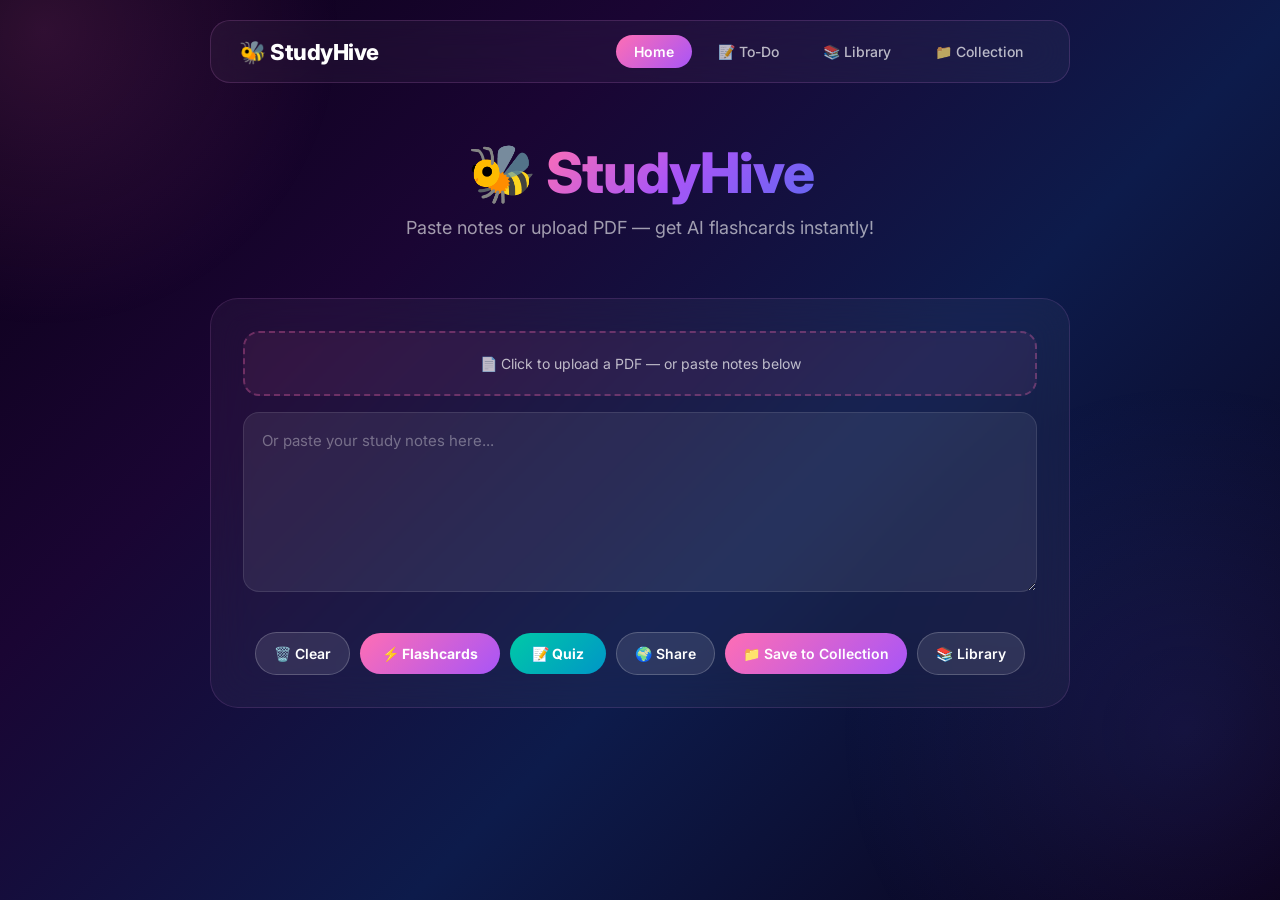
<file: templates/index.html>
<!DOCTYPE html>
<html lang="en">
<head>
  <meta charset="UTF-8">
  <title>StudyHive 🐝</title>
  <link rel="stylesheet" href="/static/style.css">
</head>
<body>

<div class="container">

  <nav>
    <a class="logo" href="/">🐝 StudyHive</a>
    <div class="nav-links">
      <a href="/" class="active">Home</a>
      <a href="/todo">📝 To-Do</a>
      <a href="/library">📚 Library</a>
      <a href="/collection">📁 Collection</a>
    </div>
  </nav>

  <div class="hero">
    <h1>🐝 <span class="highlight">StudyHive</span></h1>
    <p>Paste notes or upload PDF — get AI flashcards instantly!</p>
  </div>

  <div class="main-card">
    <div class="pdf-upload" onclick="document.getElementById('pdf-input').click()">
      📄 Click to upload a PDF — or paste notes below
      <input type="file" id="pdf-input" accept=".pdf" style="display:none" onchange="uploadPDF(this)">
    </div>

    <textarea id="notes" placeholder="Or paste your study notes here..."></textarea>

    <div style="display:flex; gap:10px; flex-wrap:wrap; justify-content:center; align-items:center; margin-top:16px;">
      <button onclick="clearAll()" style="background:rgba(255,255,255,0.1); color:white; border:1px solid rgba(255,255,255,0.2); padding:12px 18px; border-radius:50px; font-size:14px; font-weight:600; cursor:pointer; font-family:Inter,sans-serif;">🗑️ Clear</button>
      <button onclick="generateCards()" style="background:linear-gradient(135deg,#ff6eb4,#a855f7); color:white; border:none; padding:12px 22px; border-radius:50px; font-size:14px; font-weight:700; cursor:pointer; font-family:Inter,sans-serif;">⚡ Flashcards</button>
      <button onclick="generateQuiz()" style="background:linear-gradient(135deg,#00C9A7,#0096c7); color:white; border:none; padding:12px 22px; border-radius:50px; font-size:14px; font-weight:700; cursor:pointer; font-family:Inter,sans-serif;">📝 Quiz</button>
      <button onclick="document.getElementById('share-form').style.display='block'" style="background:rgba(255,255,255,0.1); color:white; border:1px solid rgba(255,255,255,0.2); padding:12px 18px; border-radius:50px; font-size:14px; font-weight:600; cursor:pointer; font-family:Inter,sans-serif;">🌍 Share</button>
      <button id="save-btn" onclick="saveToCollection()" style="background:linear-gradient(135deg,#ff6eb4,#a855f7); color:white; border:none; padding:12px 18px; border-radius:50px; font-size:14px; font-weight:600; cursor:pointer; font-family:Inter,sans-serif;">📁 Save to Collection</button>
      <a href="/library" style="background:rgba(255,255,255,0.1); color:white; border:1px solid rgba(255,255,255,0.2); padding:12px 18px; border-radius:50px; font-size:14px; font-weight:600; cursor:pointer; font-family:Inter,sans-serif; text-decoration:none;">📚 Library</a>
    </div>

    <div class="share-form" id="share-form">
      <input id="share-title" placeholder="Note title e.g. Newton's Laws">
      <input id="share-subject" placeholder="Subject e.g. Physics">
      <input id="share-author" placeholder="Your name">
      <button class="btn-teal" onclick="shareNotes()">Share to Community 🌍</button>
    </div>
  </div>

  <div id="loading" style="display:none">
    <div class="spinner"></div>
    <span>AI is working its magic...</span>
  </div>

  <div id="cards-container"></div>
  <div id="quiz-container" style="display:none; margin-top:30px"></div>

</div>

<script>
async function uploadPDF(input) {
  const file = input.files[0];
  if (!file) return;

  const formData = new FormData();
  formData.append('pdf', file);

  document.getElementById('loading').style.display = 'flex';
  document.querySelector('#loading span').innerText = '📄 Extracting text from PDF...';

  try {
    const response = await fetch('/upload-pdf', {
      method: 'POST',
      body: formData
    });

    const data = await response.json();

    if (data.text && data.text.trim().length > 0) {
      document.getElementById('notes').value = data.text;
      window.currentPdfFilename = data.pdf_filename || '';
      document.getElementById('loading').style.display = 'none';
      alert('✅ PDF extracted! Now click Generate Flashcards');
    } else {
      document.getElementById('loading').style.display = 'none';
      alert('⚠️ Could not extract text from this PDF. Try a text-based PDF or paste notes manually.');
    }
  } catch (error) {
    document.getElementById('loading').style.display = 'none';
    alert('❌ Error reading PDF. Please try again or paste notes manually.');
  }
}

async function generateCards() {
  const notes = document.getElementById('notes').value;
  if (!notes.trim()) { alert('Please paste some notes first!'); return; }

  document.getElementById('loading').style.display = 'flex';
  document.querySelector('#loading span').innerText = '🤖 AI is generating your flashcards...';
  document.getElementById('cards-container').innerHTML = '';

  const response = await fetch('/generate', {
    method: 'POST',
    headers: { 'Content-Type': 'application/json' },
    body: JSON.stringify({ notes })
  });

  const cards = await response.json();
  document.getElementById('loading').style.display = 'none';

  cards.forEach(card => {
    const div = document.createElement('div');
    div.className = 'card';
    div.innerHTML = `
      <div class="card-inner" onclick="this.classList.toggle('flipped')">
        <div class="card-front">❓ ${card.question}</div>
        <div class="card-back">✅ ${card.answer}</div>
      </div>`;
    document.getElementById('cards-container').appendChild(div);
  });

  window.lastCards = cards;
}

async function generateQuiz() {
  const notes = document.getElementById('notes').value;
  if (!notes.trim()) { alert('Please paste some notes first!'); return; }

  document.getElementById('loading').style.display = 'flex';
  document.querySelector('#loading span').innerText = '🤖 AI is generating your quiz...';
  document.getElementById('quiz-container').style.display = 'none';

  const response = await fetch('/quiz', {
    method: 'POST',
    headers: { 'Content-Type': 'application/json' },
    body: JSON.stringify({ notes })
  });

  const questions = await response.json();
  document.getElementById('loading').style.display = 'none';

  let html = '<div class="quiz-box">';
  html += '<h2 style="color:white;margin-bottom:20px">📝 Quiz Time!</h2>';
  questions.forEach((q, i) => {
    html += `<div class="quiz-question" id="q${i}">
      <p><strong>Q${i+1}:</strong> ${q.question}</p>`;
    q.options.forEach(opt => {
      html += `<button class="quiz-option" onclick="checkAnswer(this,'${opt[0]}','${q.answer}','q${i}')">${opt}</button>`;
    });
    html += `</div>`;
  });
  html += `<div id="score-box" style="display:none">
    <h2 style="color:white">🎉 Your Score: <span id="score"></span></h2>
  </div></div>`;

  document.getElementById('quiz-container').innerHTML = html;
  document.getElementById('quiz-container').style.display = 'block';
}

let totalAnswered = 0;
let totalScore = 0;

function checkAnswer(btn, selected, correct, qId) {
  const qDiv = document.getElementById(qId);
  const buttons = qDiv.querySelectorAll('.quiz-option');
  buttons.forEach(b => b.disabled = true);
  if (selected === correct) {
    btn.style.background = '#00C9A7';
    btn.style.color = 'white';
    totalScore++;
  } else {
    btn.style.background = '#ff6b6b';
    btn.style.color = 'white';
    buttons.forEach(b => {
      if (b.innerText.startsWith(correct)) {
        b.style.background = '#00C9A7';
        b.style.color = 'white';
      }
    });
  }
  totalAnswered++;
  if (totalAnswered === document.querySelectorAll('.quiz-question').length) {
    document.getElementById('score-box').style.display = 'block';
    document.getElementById('score').textContent = totalScore + ' / ' + totalAnswered;
  }
}

function clearAll() {
  document.getElementById('notes').value = '';
  document.getElementById('cards-container').innerHTML = '';
  document.getElementById('quiz-container').innerHTML = '';
  document.getElementById('quiz-container').style.display = 'none';
  document.getElementById('share-form').style.display = 'none';
  document.getElementById('loading').style.display = 'none';
  document.getElementById('pdf-input').value = '';
  window.lastCards = [];
  window.currentPdfFilename = '';
  alert('Cleared! ✅');
}

async function shareNotes() {
  const title = document.getElementById('share-title').value;
  const subject = document.getElementById('share-subject').value;
  const author = document.getElementById('share-author').value;
  const notes = document.getElementById('notes').value;

  if (!title || !subject || !author || !notes) {
    alert('Please fill all fields and generate flashcards first!');
    return;
  }

  const cards = [];
  document.querySelectorAll('.card').forEach(card => {
    const q = card.querySelector('.card-front').innerText.replace('❓ ', '');
    const a = card.querySelector('.card-back').innerText.replace('✅ ', '');
    cards.push({ question: q, answer: a });
  });

  await fetch('/share', {
    method: 'POST',
    headers: { 'Content-Type': 'application/json' },
    body: JSON.stringify({ title, subject, author, notes, cards })
  });

  alert('Notes shared successfully! 🎉');
  document.getElementById('share-form').style.display = 'none';
}

async function saveToCollection() {
  const notes = document.getElementById('notes').value;

  if (!notes.trim()) {
    alert('Please paste notes first!');
    return;
  }

  const cards = window.lastCards || [];
  const title = prompt('Enter a title:');
  if (!title) return;
  const subject = prompt('Enter subject:');
  if (!subject) return;

  const response = await fetch('/save-collection', {
    method: 'POST',
    headers: { 'Content-Type': 'application/json' },
    body: JSON.stringify({
      title: title,
      subject: subject,
      notes: notes,
      cards: cards,
      pdf_filename: window.currentPdfFilename || ''
    })
  });

  const data = await response.json();
  alert('✅ Saved to your collection!');
  window.currentPdfFilename = '';
}
</script>

</body>
</html>
</file>
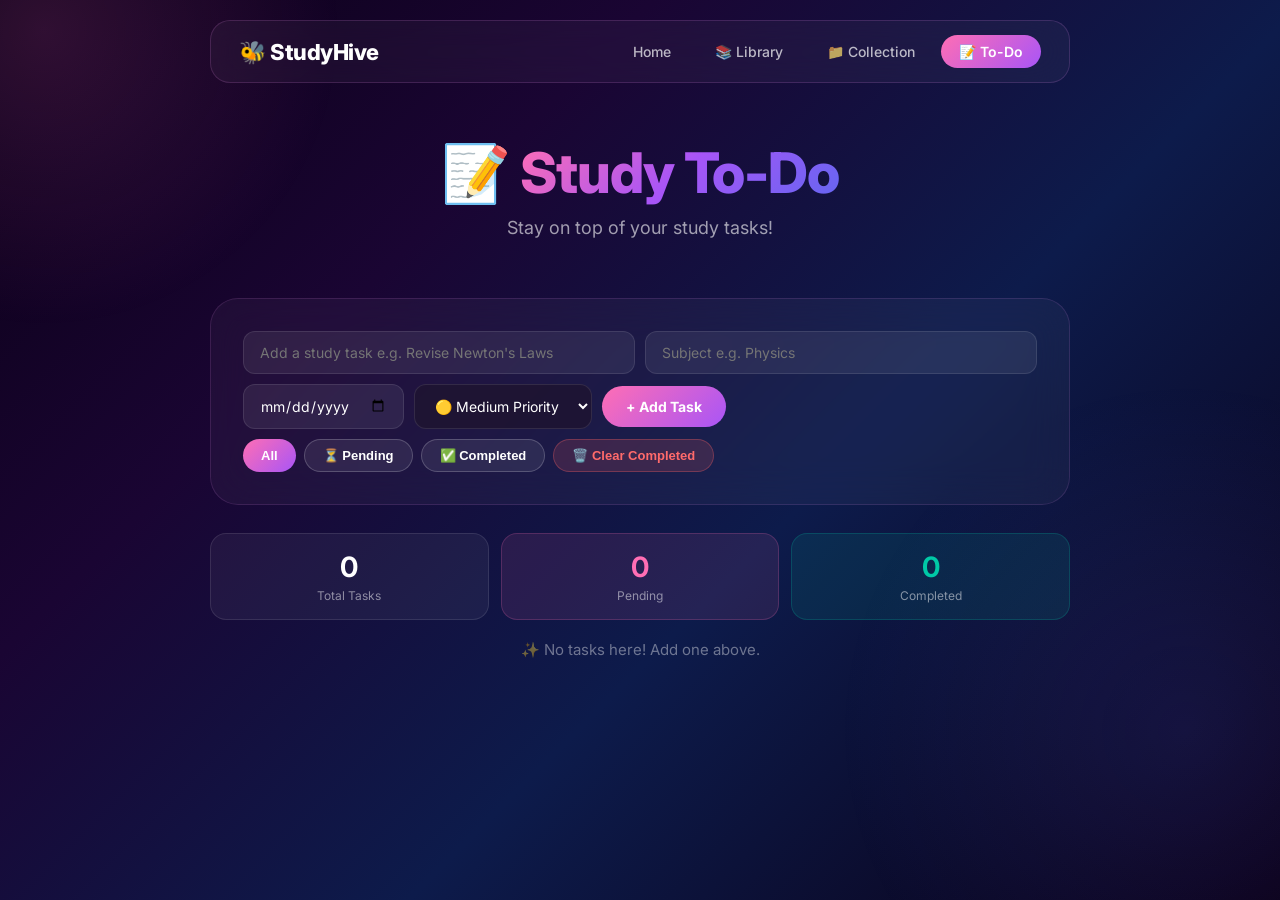
<file: templates/todo.html>
<!DOCTYPE html>
<html lang="en">
<head>
  <meta charset="UTF-8">
  <title>StudyHive — To-Do 📝</title>
  <link rel="stylesheet" href="/static/style.css">
</head>
<body>
<div class="container">

  <nav>
    <a class="logo" href="/">🐝 StudyHive</a>
    <div class="nav-links">
      <a href="/">Home</a>
      <a href="/library">📚 Library</a>
      <a href="/collection">📁 Collection</a>
      <a href="/todo" class="active">📝 To-Do</a>
    </div>
  </nav>

  <div class="hero">
    <h1>📝 <span class="highlight">Study To-Do</span></h1>
    <p class="subtitle">Stay on top of your study tasks!</p>
  </div>

  <!-- Add Task Form -->
  <div class="main-card">
    <div style="display:grid; grid-template-columns:1fr 1fr; gap:10px; margin-bottom:10px;">
      <input id="task-input" placeholder="Add a study task e.g. Revise Newton's Laws"
        style="padding:12px 16px; border-radius:12px; border:1px solid rgba(255,255,255,0.1); background:rgba(255,255,255,0.07); color:white; font-size:14px; outline:none; font-family:Inter,sans-serif;">
      <input id="task-subject" placeholder="Subject e.g. Physics"
        style="padding:12px 16px; border-radius:12px; border:1px solid rgba(255,255,255,0.1); background:rgba(255,255,255,0.07); color:white; font-size:14px; outline:none; font-family:Inter,sans-serif;">
    </div>
    <div style="display:flex; gap:10px; align-items:center; margin-bottom:10px; flex-wrap:wrap;">
      <input id="task-date" type="date"
        style="padding:12px 16px; border-radius:12px; border:1px solid rgba(255,255,255,0.1); background:rgba(255,255,255,0.07); color:white; font-size:14px; outline:none; font-family:Inter,sans-serif;">
      <select id="task-priority" style="padding:12px 16px; border-radius:12px; border:1px solid rgba(255,255,255,0.1); background:rgba(30,20,50,0.9); color:white; font-size:14px; outline:none; font-family:Inter,sans-serif;">
        <option value="high">🔴 High Priority</option>
        <option value="medium" selected>🟡 Medium Priority</option>
        <option value="low">🟢 Low Priority</option>
      </select>
      <button onclick="addTask()" style="background:linear-gradient(135deg,#ff6eb4,#a855f7); color:white; border:none; padding:12px 24px; border-radius:50px; font-size:14px; font-weight:700; cursor:pointer; font-family:Inter,sans-serif;">+ Add Task</button>
    </div>

    <!-- Filter Buttons -->
    <div style="display:flex; gap:8px; flex-wrap:wrap; margin-top:8px;">
      <button onclick="filterTasks('all')" id="filter-all" style="background:linear-gradient(135deg,#ff6eb4,#a855f7); color:white; border:none; padding:8px 18px; border-radius:50px; font-size:13px; font-weight:600; cursor:pointer;">All</button>
      <button onclick="filterTasks('pending')" id="filter-pending" style="background:rgba(255,255,255,0.08); color:white; border:1px solid rgba(255,255,255,0.2); padding:8px 18px; border-radius:50px; font-size:13px; font-weight:600; cursor:pointer;">⏳ Pending</button>
      <button onclick="filterTasks('completed')" id="filter-completed" style="background:rgba(255,255,255,0.08); color:white; border:1px solid rgba(255,255,255,0.2); padding:8px 18px; border-radius:50px; font-size:13px; font-weight:600; cursor:pointer;">✅ Completed</button>
      <button onclick="clearCompleted()" style="background:rgba(255,100,100,0.15); color:#ff6b6b; border:1px solid rgba(255,100,100,0.3); padding:8px 18px; border-radius:50px; font-size:13px; font-weight:600; cursor:pointer;">🗑️ Clear Completed</button>
    </div>
  </div>

  <!-- Stats Row -->
  <div style="display:grid; grid-template-columns:repeat(3,1fr); gap:12px; margin-bottom:20px;">
    <div style="background:rgba(255,255,255,0.05); border:1px solid rgba(255,255,255,0.1); border-radius:16px; padding:16px; text-align:center;">
      <div id="stat-total" style="font-size:28px; font-weight:700; color:white;">0</div>
      <div style="font-size:12px; color:rgba(255,255,255,0.5); margin-top:4px;">Total Tasks</div>
    </div>
    <div style="background:rgba(255,110,180,0.1); border:1px solid rgba(255,110,180,0.2); border-radius:16px; padding:16px; text-align:center;">
      <div id="stat-pending" style="font-size:28px; font-weight:700; color:#ff6eb4;">0</div>
      <div style="font-size:12px; color:rgba(255,255,255,0.5); margin-top:4px;">Pending</div>
    </div>
    <div style="background:rgba(0,201,167,0.1); border:1px solid rgba(0,201,167,0.2); border-radius:16px; padding:16px; text-align:center;">
      <div id="stat-done" style="font-size:28px; font-weight:700; color:#00C9A7;">0</div>
      <div style="font-size:12px; color:rgba(255,255,255,0.5); margin-top:4px;">Completed</div>
    </div>
  </div>

  <!-- Task List -->
  <div id="task-list"></div>

</div>

<script>
let tasks = JSON.parse(localStorage.getItem('studyhive-tasks') || '[]');
let currentFilter = 'all';

function saveTasks() {
  localStorage.setItem('studyhive-tasks', JSON.stringify(tasks));
}

function addTask() {
  const input = document.getElementById('task-input').value.trim();
  const subject = document.getElementById('task-subject').value.trim();
  const date = document.getElementById('task-date').value;
  const priority = document.getElementById('task-priority').value;

  if (!input) { alert('Please enter a task!'); return; }

  tasks.unshift({
    id: Date.now(),
    text: input,
    subject: subject || 'General',
    date: date || '',
    priority: priority,
    done: false,
    created: new Date().toLocaleDateString('en-IN')
  });

  saveTasks();
  renderTasks();

  document.getElementById('task-input').value = '';
  document.getElementById('task-subject').value = '';
  document.getElementById('task-date').value = '';
}

function toggleTask(id) {
  tasks = tasks.map(t => t.id === id ? {...t, done: !t.done} : t);
  saveTasks();
  renderTasks();
}

function deleteTask(id) {
  tasks = tasks.filter(t => t.id !== id);
  saveTasks();
  renderTasks();
}

function clearCompleted() {
  if (!confirm('Clear all completed tasks?')) return;
  tasks = tasks.filter(t => !t.done);
  saveTasks();
  renderTasks();
}

function filterTasks(type) {
  currentFilter = type;
  document.getElementById('filter-all').style.background = type === 'all' ? 'linear-gradient(135deg,#ff6eb4,#a855f7)' : 'rgba(255,255,255,0.08)';
  document.getElementById('filter-pending').style.background = type === 'pending' ? 'linear-gradient(135deg,#ff6eb4,#a855f7)' : 'rgba(255,255,255,0.08)';
  document.getElementById('filter-completed').style.background = type === 'completed' ? 'linear-gradient(135deg,#ff6eb4,#a855f7)' : 'rgba(255,255,255,0.08)';
  renderTasks();
}

function priorityColor(p) {
  if (p === 'high') return '#ff6b6b';
  if (p === 'medium') return '#FFD700';
  return '#00C9A7';
}

function priorityLabel(p) {
  if (p === 'high') return '🔴 High';
  if (p === 'medium') return '🟡 Medium';
  return '🟢 Low';
}

function isOverdue(date, done) {
  if (!date || done) return false;
  return new Date(date) < new Date().setHours(0,0,0,0);
}

function renderTasks() {
  let filtered = tasks;
  if (currentFilter === 'pending') filtered = tasks.filter(t => !t.done);
  if (currentFilter === 'completed') filtered = tasks.filter(t => t.done);

  const list = document.getElementById('task-list');

  // update stats
  document.getElementById('stat-total').textContent = tasks.length;
  document.getElementById('stat-pending').textContent = tasks.filter(t => !t.done).length;
  document.getElementById('stat-done').textContent = tasks.filter(t => t.done).length;

  if (filtered.length === 0) {
    list.innerHTML = `<p style="color:rgba(255,255,255,0.4); text-align:center; margin-top:20px; font-size:15px;">
      ${currentFilter === 'completed' ? '🎉 No completed tasks yet!' : '✨ No tasks here! Add one above.'}
    </p>`;
    return;
  }

  list.innerHTML = '';
  filtered.forEach(task => {
    const overdue = isOverdue(task.date, task.done);
    const div = document.createElement('div');
    div.style.cssText = `background:${task.done ? 'rgba(0,201,167,0.05)' : 'rgba(255,255,255,0.05)'}; border:1px solid ${task.done ? 'rgba(0,201,167,0.2)' : overdue ? 'rgba(255,100,100,0.3)' : 'rgba(255,255,255,0.1)'}; border-radius:16px; padding:16px 20px; margin-bottom:12px; display:flex; align-items:center; gap:14px; transition:all 0.2s;`;
    div.innerHTML = `
      <div onclick="toggleTask(${task.id})" style="width:22px; height:22px; border-radius:50%; border:2px solid ${task.done ? '#00C9A7' : 'rgba(255,255,255,0.3)'}; background:${task.done ? '#00C9A7' : 'transparent'}; cursor:pointer; flex-shrink:0; display:flex; align-items:center; justify-content:center; font-size:12px;">
        ${task.done ? '✓' : ''}
      </div>
      <div style="flex:1;">
        <div style="font-size:15px; font-weight:500; color:${task.done ? 'rgba(255,255,255,0.4)' : 'white'}; text-decoration:${task.done ? 'line-through' : 'none'}; margin-bottom:4px;">${task.text}</div>
        <div style="display:flex; gap:8px; flex-wrap:wrap; align-items:center;">
          <span style="background:linear-gradient(135deg,#ff6eb4,#a855f7); color:white; padding:2px 10px; border-radius:99px; font-size:11px; font-weight:500;">${task.subject}</span>
          <span style="color:${priorityColor(task.priority)}; font-size:12px;">${priorityLabel(task.priority)}</span>
          ${task.date ? `<span style="font-size:12px; color:${overdue ? '#ff6b6b' : 'rgba(255,255,255,0.4)'};">${overdue ? '⚠️ Overdue: ' : '📅 '}${new Date(task.date).toLocaleDateString('en-IN')}</span>` : ''}
          <span style="font-size:11px; color:rgba(255,255,255,0.3);">Added ${task.created}</span>
        </div>
      </div>
      <button onclick="deleteTask(${task.id})" style="background:rgba(255,100,100,0.15); color:#ff6b6b; border:none; padding:6px 12px; border-radius:10px; cursor:pointer; font-size:13px;">🗑️</button>`;
    list.appendChild(div);
  });
}

// Add task on Enter key
document.getElementById('task-input').addEventListener('keypress', function(e) {
  if (e.key === 'Enter') addTask();
});

renderTasks();
</script>
</body>
</html>
</file>
<file: static/style.css>
@import url('https://fonts.googleapis.com/css2?family=Inter:wght@300;400;500;600;700;800&display=swap');

* {
  margin: 0;
  padding: 0;
  box-sizing: border-box;
}

body {
  font-family: 'Inter', sans-serif;
  background: #0a0015;
  background: linear-gradient(135deg, #0a0015 0%, #1a0533 30%, #0d1b4b 60%, #0a0015 100%);
  min-height: 100vh;
  padding: 20px;
  position: relative;
  overflow-x: hidden;
}

body::before {
  content: '';
  position: fixed;
  top: -30%;
  left: -20%;
  width: 600px;
  height: 600px;
  background: radial-gradient(circle, rgba(255,100,200,0.15) 0%, transparent 70%);
  pointer-events: none;
  z-index: 0;
}

body::after {
  content: '';
  position: fixed;
  bottom: -20%;
  right: -20%;
  width: 700px;
  height: 700px;
  background: radial-gradient(circle, rgba(100,100,255,0.12) 0%, transparent 70%);
  pointer-events: none;
  z-index: 0;
}

.container {
  position: relative;
  z-index: 1;
}

/* ── NAVBAR ── */
nav {
  background: rgba(255,255,255,0.04);
  backdrop-filter: blur(20px);
  border: 1px solid rgba(255,150,255,0.15);
  
  padding: 14px 28px;
  display: flex;
  align-items: center;
  justify-content: space-between;
  border-radius: 20px;
  margin-bottom: 40px;
}

nav .logo {
  font-size: 22px;
  font-weight: 800;
  color: white;
  text-decoration: none;
  letter-spacing: -0.5px;
}

nav .logo span {
  color: #FFD700;
}

nav .nav-links {
  display: flex;
  gap: 8px;
}

nav .nav-links a {
  color: rgba(255,255,255,0.7);
  text-decoration: none;
  font-size: 14px;
  font-weight: 500;
  padding: 8px 18px;
  border-radius: 50px;
  transition: all 0.2s;
}

nav .nav-links a:hover {
  background: rgba(255,255,255,0.1);
  color: white;
}

nav .nav-links a.active {
  background: linear-gradient(135deg, #ff6eb4, #a855f7);
  color: white;
  font-weight: 600;
}

/* ── HERO ── */
.hero {
  text-align: center;
  margin-bottom: 40px;
  padding: 20px 0;
}

.hero h1 {
  font-size: 56px;
  font-weight: 800;
  color: white;
  margin-bottom: 12px;
  letter-spacing: -1px;
  line-height: 1.1;
}

.hero h1 .highlight {
  background: linear-gradient(135deg, #ff6eb4, #a855f7, #6366f1);
  -webkit-background-clip: text;
  background-clip: text;
  -webkit-text-fill-color: transparent;
}

.hero p {
  color: rgba(255,255,255,0.6);
  font-size: 18px;
  font-weight: 400;
}

/* ── CONTAINER ── */
.container {
  max-width: 860px;
  margin: 0 auto;
}

/* ── MAIN CARD ── */
.main-card {
  background: rgba(255,255,255,0.04);
  backdrop-filter: blur(20px);
  border: 1px solid rgba(255,150,255,0.12);
 
  border-radius: 28px;
  padding: 32px;
  margin-bottom: 28px;
}

/* ── PDF UPLOAD ── */
.pdf-upload {
  background: rgba(255,110,180,0.07);
  border: 2px dashed rgba(255,110,180,0.3);
  border-radius: 16px;
  padding: 22px;
  text-align: center;
  color: rgba(255,255,255,0.7);
  margin-bottom: 16px;
  cursor: pointer;
  transition: all 0.2s;
  font-size: 14px;
}

.pdf-upload:hover {
  background: rgba(255,110,180,0.12);
  border-color: rgba(255,110,180,0.6);
}

/* ── TEXTAREA ── */
textarea {
  width: 100%;
  height: 180px;
  padding: 18px;
  border-radius: 16px;
  border: 1px solid rgba(255,255,255,0.1);
  background: rgba(255,255,255,0.07);
  color: white;
  font-size: 15px;
  font-family: 'Inter', sans-serif;
  resize: vertical;
  outline: none;
  transition: border 0.2s;
  margin-bottom: 20px;
}

textarea::placeholder {
  color: rgba(255,255,255,0.35);
}

textarea:focus {
  border-color: rgba(255,110,180,0.5);
}


/* ── BUTTONS ── */
.btn-row {
  display: flex;
  gap: 10px;
  flex-wrap: nowrap;
  justify-content: center;
  align-items: center;
  overflow-x: auto;
}

.btn-primary {
  background: linear-gradient(135deg, #ff6eb4, #a855f7);
  color: white;
  border: none;
  padding: 14px 28px;
  font-size: 15px;
  font-weight: 700;
  border-radius: 50px;
  cursor: pointer;
  transition: all 0.2s;
  font-family: 'Inter', sans-serif;
}

.btn-primary:hover {
  transform: translateY(-2px);
box-shadow: 0 8px 25px rgba(255,110,180,0.35);
}

.btn-teal {
  background: linear-gradient(135deg, #00C9A7, #0096c7);
  color: white;
  border: none;
  padding: 14px 28px;
  font-size: 15px;
  font-weight: 700;
  border-radius: 50px;
  cursor: pointer;
  transition: all 0.2s;
  font-family: 'Inter', sans-serif;
}

.btn-teal:hover {
  transform: translateY(-2px);
  box-shadow: 0 8px 25px rgba(0,201,167,0.35);
}

.btn-secondary {
  background: rgba(255,255,255,0.08);
  color: white;
  border: 1px solid rgba(255,255,255,0.2);
  padding: 14px 28px;
  font-size: 15px;
  font-weight: 600;
  border-radius: 50px;
  cursor: pointer;
  transition: all 0.2s;
  text-decoration: none;
  display: inline-block;
  font-family: 'Inter', sans-serif;
}

.btn-secondary:hover {
  background: rgba(255,255,255,0.15);
  transform: translateY(-2px);
}

/* ── SHARE FORM ── */
.share-form {
  background: rgba(255,255,255,0.05);
  border: 1px solid rgba(255,255,255,0.1);
  border-radius: 20px;
  padding: 24px;
  margin-top: 20px;
  display: none;
}

.share-form input {
  width: 100%;
  padding: 12px 16px;
  border-radius: 12px;
  border: 1px solid rgba(255,255,255,0.1);
  background: rgba(255,255,255,0.07);
  color: white;
  font-size: 14px;
  margin-bottom: 10px;
  outline: none;
  font-family: 'Inter', sans-serif;
  transition: border 0.2s;
}

.share-form input::placeholder {
  color: rgba(255,255,255,0.35);
}

.share-form input:focus {
  border-color: rgba(255,215,0,0.5);
}

/* ── LOADING ── */
#loading {
  text-align: center;
  color: rgba(255,255,255,0.8);
  font-size: 16px;
  margin: 20px 0;
  display: flex;
  align-items: center;
  justify-content: center;
  gap: 10px;
}

.spinner {
  width: 20px;
  height: 20px;
  border: 3px solid rgba(255,215,0,0.3);
  border-top-color: #FFD700;
  border-radius: 50%;
  animation: spin 0.8s linear infinite;
}

@keyframes spin {
  to { transform: rotate(360deg); }
}

/* ── FLASHCARDS ── */
#cards-container {
  display: grid;
  grid-template-columns: repeat(auto-fit, minmax(260px, 1fr));
  gap: 18px;
  margin-top: 24px;
}

.card {
  height: 190px;
  perspective: 1000px;
  cursor: pointer;
}

.card-inner {
  position: relative;
  width: 100%;
  height: 100%;
  transition: transform 0.6s cubic-bezier(0.4, 0, 0.2, 1);
  transform-style: preserve-3d;
}

.card-inner.flipped {
  transform: rotateY(180deg);
}

.card-front, .card-back {
  position: absolute;
  width: 100%;
  height: 100%;
  backface-visibility: hidden;
  border-radius: 20px;
  display: flex;
  align-items: center;
  justify-content: center;
  padding: 22px;
  font-size: 14px;
  line-height: 1.6;
  text-align: center;
}

.card-front {
  background: rgba(255,255,255,0.08);
  border: 1px solid rgba(255,255,255,0.12);
  color: white;
  font-weight: 500;
  backdrop-filter: blur(10px);
}

.card-front::before {
  content: '❓';
  position: absolute;
  top: 14px;
  left: 16px;
  font-size: 16px;
}

.card-back {
  background: linear-gradient(135deg, rgba(255,110,180,0.2), rgba(168,85,247,0.2));
  border: 1px solid rgba(255,110,180,0.3);
  color: white;
  font-weight: 500;
  transform: rotateY(180deg);
  backdrop-filter: blur(10px);
}

.card-back::before {
  content: '✅';
  position: absolute;
  top: 14px;
  left: 16px;
  font-size: 16px;
}

/* ── QUIZ ── */
.quiz-box {
  margin-top: 20px;
}

.quiz-question {
  background: rgba(255,255,255,0.06);
  border: 1px solid rgba(255,255,255,0.1);
  border-radius: 20px;
  padding: 22px;
  margin-bottom: 16px;
  backdrop-filter: blur(10px);
}

.quiz-question p {
  font-size: 15px;
  font-weight: 600;
  color: white;
  margin-bottom: 14px;
}

.quiz-option {
  display: block;
  width: 100%;
  text-align: left;
  background: rgba(255,255,255,0.06);
  color: rgba(255,255,255,0.85);
  border: 1px solid rgba(255,255,255,0.1);
  padding: 11px 16px;
  margin-bottom: 8px;
  border-radius: 12px;
  font-size: 14px;
  cursor: pointer;
  transition: all 0.2s;
  font-family: 'Inter', sans-serif;
}

.quiz-option:hover:not(:disabled) {
  background: rgba(255,255,255,0.12);
  border-color: rgba(255,255,255,0.2);
}

#score-box {
  background: linear-gradient(135deg, rgba(255,110,180,0.15), rgba(168,85,247,0.15));
  border: 1px solid rgba(255,110,180,0.3);
  
  border-radius: 20px;
  padding: 24px;
  text-align: center;
  margin-top: 16px;
}

/* ── LIBRARY CARDS ── */
.library-card {
  background: rgba(255,255,255,0.05);
  border: 1px solid rgba(255,255,255,0.1);
  border-radius: 20px;
  padding: 22px;
  margin-bottom: 16px;
  backdrop-filter: blur(10px);
  transition: border-color 0.2s;
}

.library-card:hover {
  border-color: rgba(255,110,180,0.3);
}

.library-card-header {
  display: flex;
  justify-content: space-between;
  align-items: center;
  margin-bottom: 8px;
}

.library-card h3 {
  font-size: 16px;
  font-weight: 600;
  color: white;
}

.library-card p {
  font-size: 13px;
  color: rgba(255,255,255,0.5);
  margin-bottom: 4px;
}

.subject-tag {
  background: linear-gradient(135deg, #ff6eb4, #a855f7);
  color: white;
  padding: 4px 12px;
  border-radius: 99px;
  font-size: 11px;
  font-weight: 600;
}

/* ── DIVIDER ── */
.section-title {
  color: rgba(255,255,255,0.5);
  font-size: 12px;
  font-weight: 600;
  letter-spacing: 0.08em;
  text-transform: uppercase;
  margin: 28px 0 14px;
}

.spinner {
  width: 20px;
  height: 20px;
  border: 3px solid rgba(255,110,180,0.3);
  border-top-color: #ff6eb4;
  border-radius: 50%;
  animation: spin 0.8s linear infinite;
  display: inline-block;
}

@keyframes spin {
  to { transform: rotate(360deg); }
}
</file>
